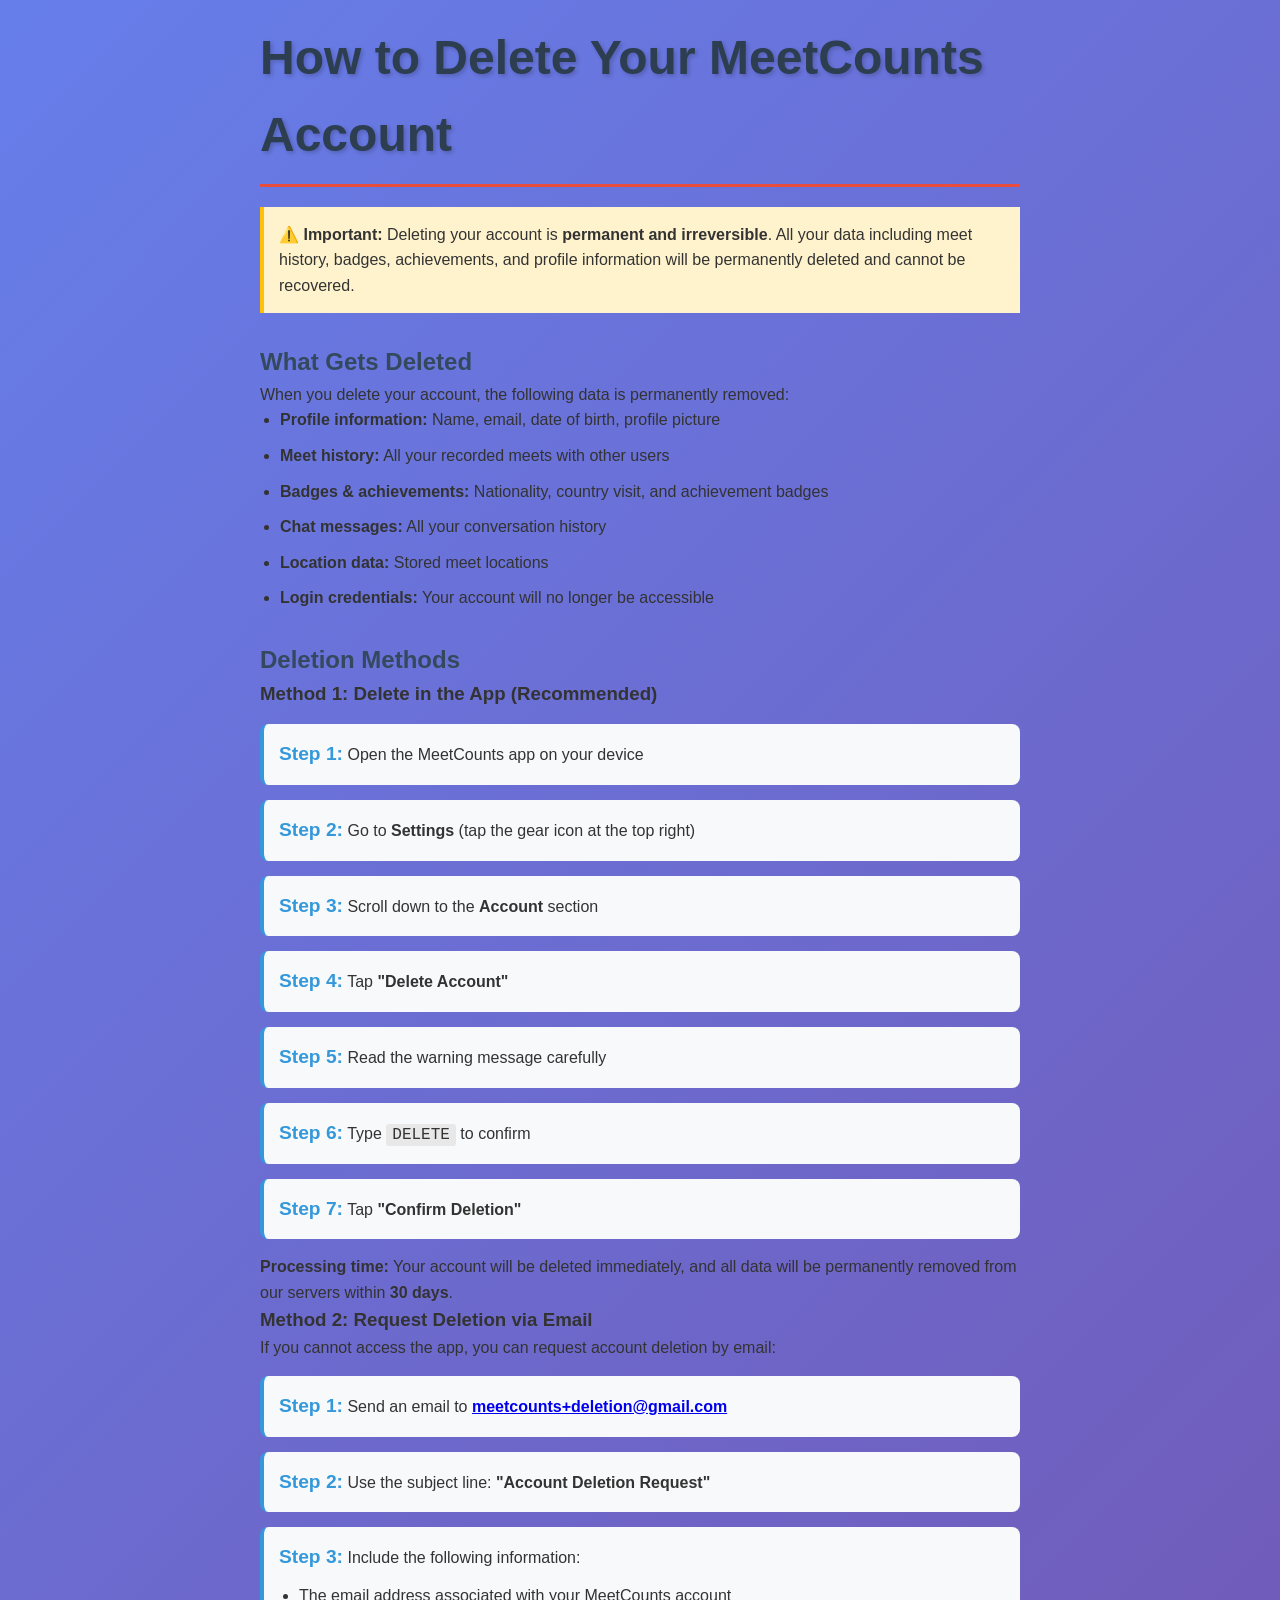
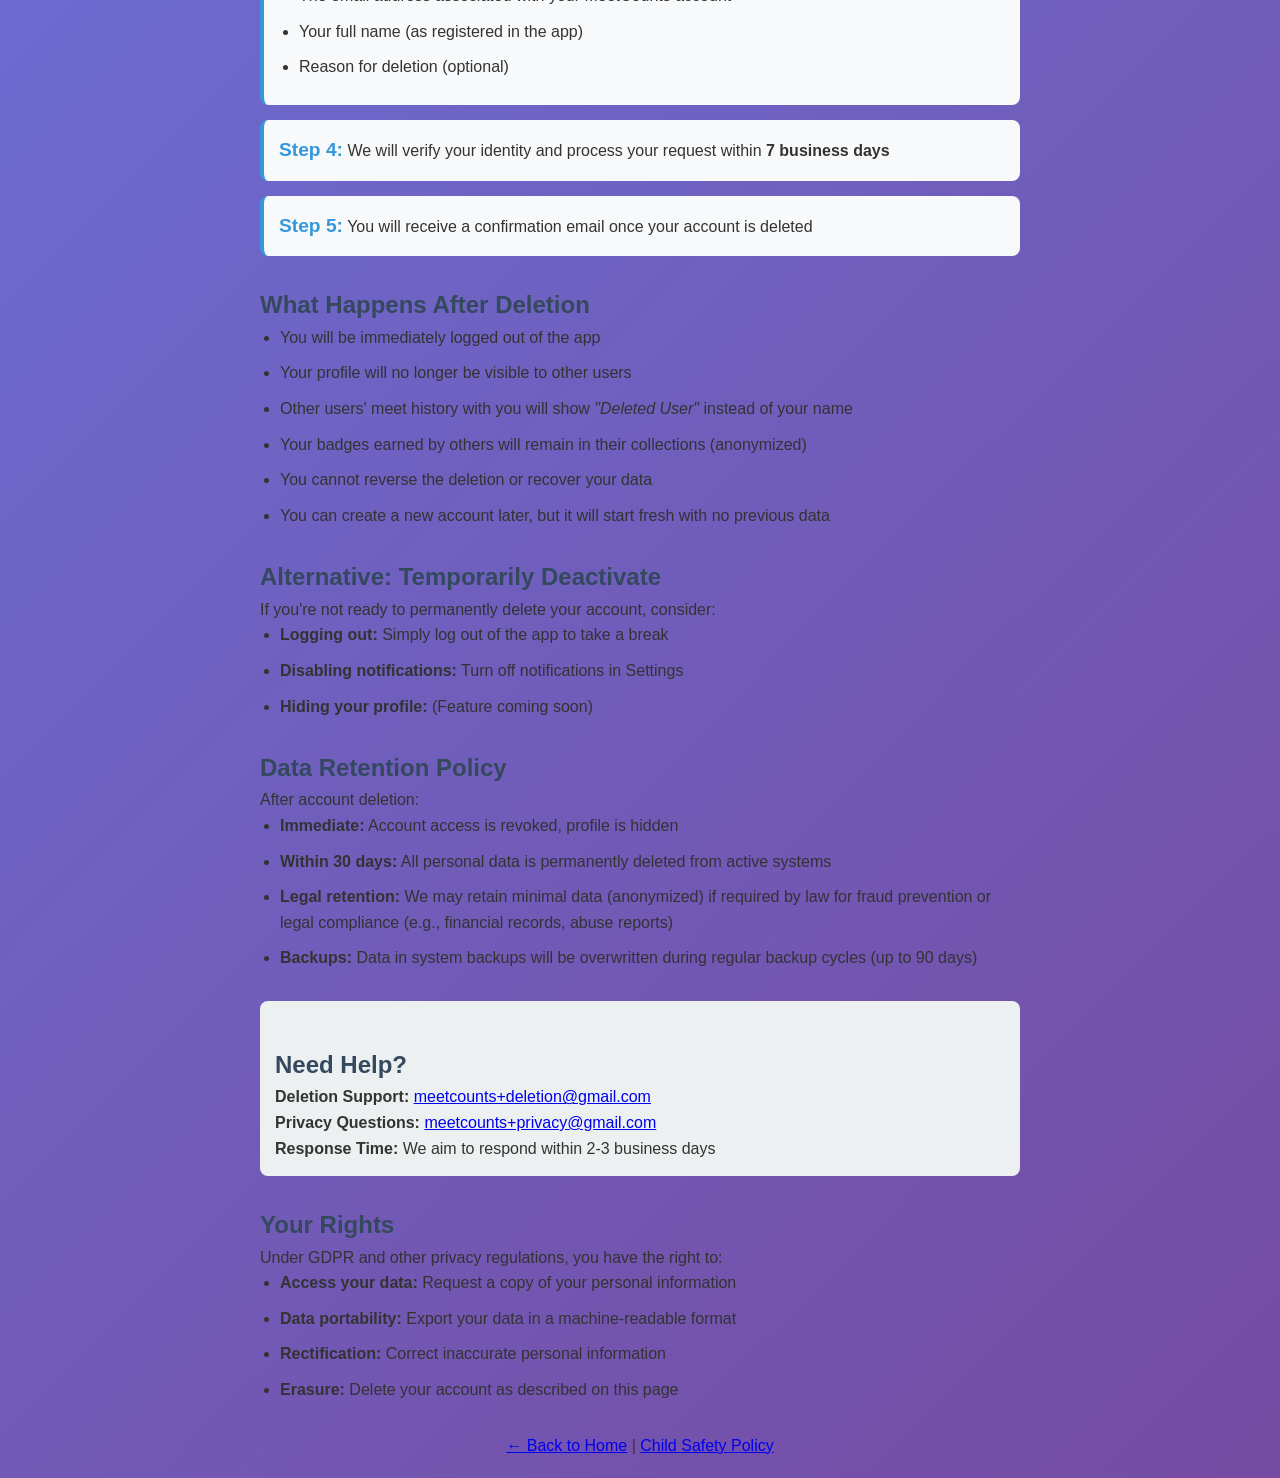
<file: account-deletion.html>
<!DOCTYPE html>
<html lang="en">
<head>
    <meta charset="UTF-8">
    <meta name="viewport" content="width=device-width, initial-scale=1.0">
    <title>Account Deletion - MeetCounts</title>
    <link rel="stylesheet" href="style.css">
    <style>
        body {
            font-family: -apple-system, BlinkMacSystemFont, 'Segoe UI', Roboto, Oxygen, Ubuntu, Cantarell, sans-serif;
            line-height: 1.6;
            color: #333;
            max-width: 800px;
            margin: 0 auto;
            padding: 20px;
        }
        h1 {
            color: #2c3e50;
            border-bottom: 3px solid #e74c3c;
            padding-bottom: 10px;
        }
        h2 {
            color: #34495e;
            margin-top: 30px;
        }
        .warning {
            background: #fff3cd;
            border-left: 4px solid #ffc107;
            padding: 15px;
            margin: 20px 0;
        }
        .step {
            background: #f8f9fa;
            padding: 15px;
            margin: 15px 0;
            border-radius: 8px;
            border-left: 4px solid #3498db;
        }
        .step-number {
            font-weight: bold;
            color: #3498db;
            font-size: 1.2em;
        }
        .contact {
            background: #ecf0f1;
            padding: 15px;
            border-radius: 8px;
            margin-top: 30px;
        }
        ul {
            padding-left: 20px;
        }
        li {
            margin-bottom: 10px;
        }
        code {
            background: #e8e8e8;
            padding: 2px 6px;
            border-radius: 3px;
            font-family: 'Courier New', monospace;
        }
    </style>
</head>
<body>
    <h1>How to Delete Your MeetCounts Account</h1>

    <div class="warning">
        <strong>⚠️ Important:</strong> Deleting your account is <strong>permanent and irreversible</strong>. All your data including meet history, badges, achievements, and profile information will be permanently deleted and cannot be recovered.
    </div>

    <h2>What Gets Deleted</h2>
    <p>When you delete your account, the following data is permanently removed:</p>
    <ul>
        <li><strong>Profile information:</strong> Name, email, date of birth, profile picture</li>
        <li><strong>Meet history:</strong> All your recorded meets with other users</li>
        <li><strong>Badges & achievements:</strong> Nationality, country visit, and achievement badges</li>
        <li><strong>Chat messages:</strong> All your conversation history</li>
        <li><strong>Location data:</strong> Stored meet locations</li>
        <li><strong>Login credentials:</strong> Your account will no longer be accessible</li>
    </ul>

    <h2>Deletion Methods</h2>

    <h3>Method 1: Delete in the App (Recommended)</h3>
    
    <div class="step">
        <span class="step-number">Step 1:</span> Open the MeetCounts app on your device
    </div>

    <div class="step">
        <span class="step-number">Step 2:</span> Go to <strong>Settings</strong> (tap the gear icon at the top right)
    </div>

    <div class="step">
        <span class="step-number">Step 3:</span> Scroll down to the <strong>Account</strong> section
    </div>

    <div class="step">
        <span class="step-number">Step 4:</span> Tap <strong>"Delete Account"</strong>
    </div>

    <div class="step">
        <span class="step-number">Step 5:</span> Read the warning message carefully
    </div>

    <div class="step">
        <span class="step-number">Step 6:</span> Type <code>DELETE</code> to confirm
    </div>

    <div class="step">
        <span class="step-number">Step 7:</span> Tap <strong>"Confirm Deletion"</strong>
    </div>

    <p><strong>Processing time:</strong> Your account will be deleted immediately, and all data will be permanently removed from our servers within <strong>30 days</strong>.</p>

    <h3>Method 2: Request Deletion via Email</h3>
    <p>If you cannot access the app, you can request account deletion by email:</p>

    <div class="step">
        <span class="step-number">Step 1:</span> Send an email to <strong><a href="mailto:meetcounts+deletion@gmail.com">meetcounts+deletion@gmail.com</a></strong>
    </div>

    <div class="step">
        <span class="step-number">Step 2:</span> Use the subject line: <strong>"Account Deletion Request"</strong>
    </div>

    <div class="step">
        <span class="step-number">Step 3:</span> Include the following information:
        <ul style="margin-top: 10px;">
            <li>The email address associated with your MeetCounts account</li>
            <li>Your full name (as registered in the app)</li>
            <li>Reason for deletion (optional)</li>
        </ul>
    </div>

    <div class="step">
        <span class="step-number">Step 4:</span> We will verify your identity and process your request within <strong>7 business days</strong>
    </div>

    <div class="step">
        <span class="step-number">Step 5:</span> You will receive a confirmation email once your account is deleted
    </div>

    <h2>What Happens After Deletion</h2>
    <ul>
        <li>You will be immediately logged out of the app</li>
        <li>Your profile will no longer be visible to other users</li>
        <li>Other users' meet history with you will show <em>"Deleted User"</em> instead of your name</li>
        <li>Your badges earned by others will remain in their collections (anonymized)</li>
        <li>You cannot reverse the deletion or recover your data</li>
        <li>You can create a new account later, but it will start fresh with no previous data</li>
    </ul>

    <h2>Alternative: Temporarily Deactivate</h2>
    <p>If you're not ready to permanently delete your account, consider:</p>
    <ul>
        <li><strong>Logging out:</strong> Simply log out of the app to take a break</li>
        <li><strong>Disabling notifications:</strong> Turn off notifications in Settings</li>
        <li><strong>Hiding your profile:</strong> (Feature coming soon)</li>
    </ul>

    <h2>Data Retention Policy</h2>
    <p>After account deletion:</p>
    <ul>
        <li><strong>Immediate:</strong> Account access is revoked, profile is hidden</li>
        <li><strong>Within 30 days:</strong> All personal data is permanently deleted from active systems</li>
        <li><strong>Legal retention:</strong> We may retain minimal data (anonymized) if required by law for fraud prevention or legal compliance (e.g., financial records, abuse reports)</li>
        <li><strong>Backups:</strong> Data in system backups will be overwritten during regular backup cycles (up to 90 days)</li>
    </ul>

    <div class="contact">
        <h2>Need Help?</h2>
        <p><strong>Deletion Support:</strong> <a href="mailto:meetcounts+deletion@gmail.com">meetcounts+deletion@gmail.com</a></p>
        <p><strong>Privacy Questions:</strong> <a href="mailto:meetcounts+privacy@gmail.com">meetcounts+privacy@gmail.com</a></p>
        <p><strong>Response Time:</strong> We aim to respond within 2-3 business days</p>
    </div>

    <h2>Your Rights</h2>
    <p>Under GDPR and other privacy regulations, you have the right to:</p>
    <ul>
        <li><strong>Access your data:</strong> Request a copy of your personal information</li>
        <li><strong>Data portability:</strong> Export your data in a machine-readable format</li>
        <li><strong>Rectification:</strong> Correct inaccurate personal information</li>
        <li><strong>Erasure:</strong> Delete your account as described on this page</li>
    </ul>

    <p style="margin-top: 30px; text-align: center;">
        <a href="index.html">← Back to Home</a> | 
        <a href="child-safety-policy.html">Child Safety Policy</a>
    </p>
</body>
</html>
</file>
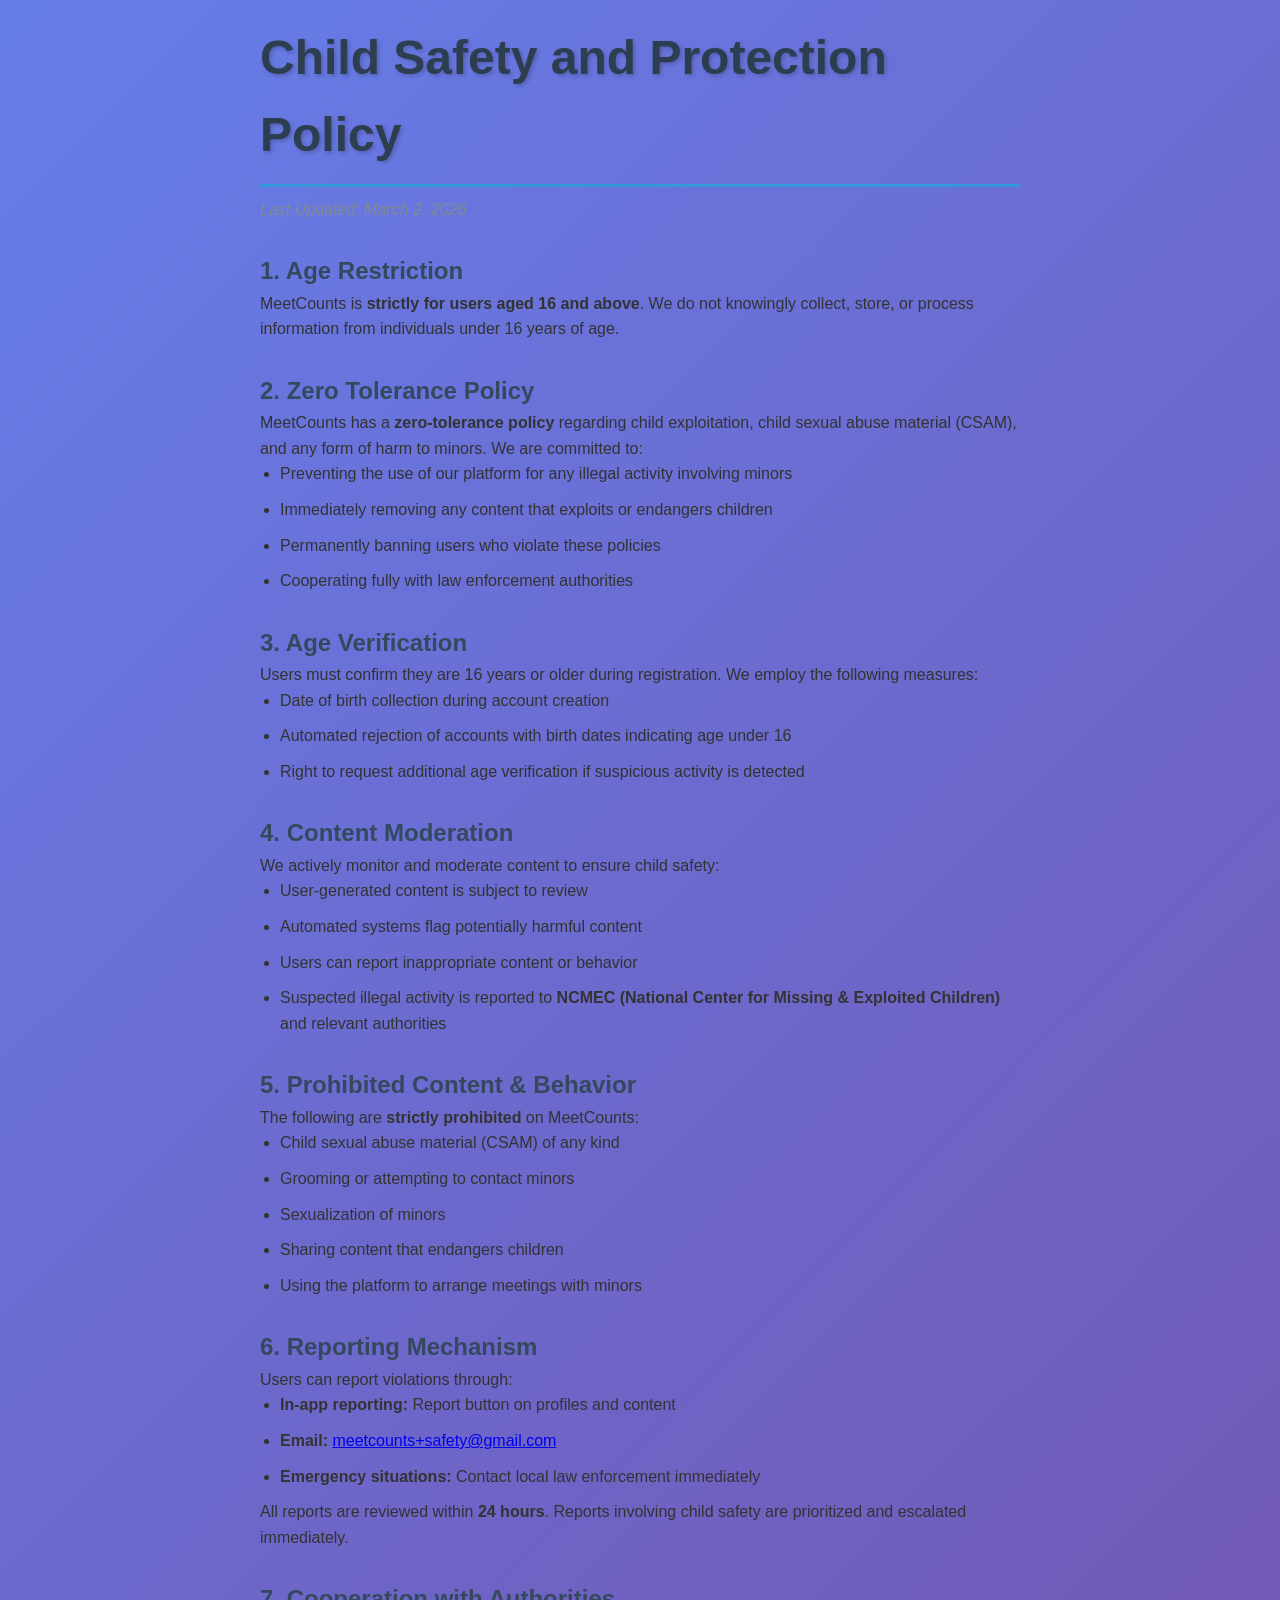
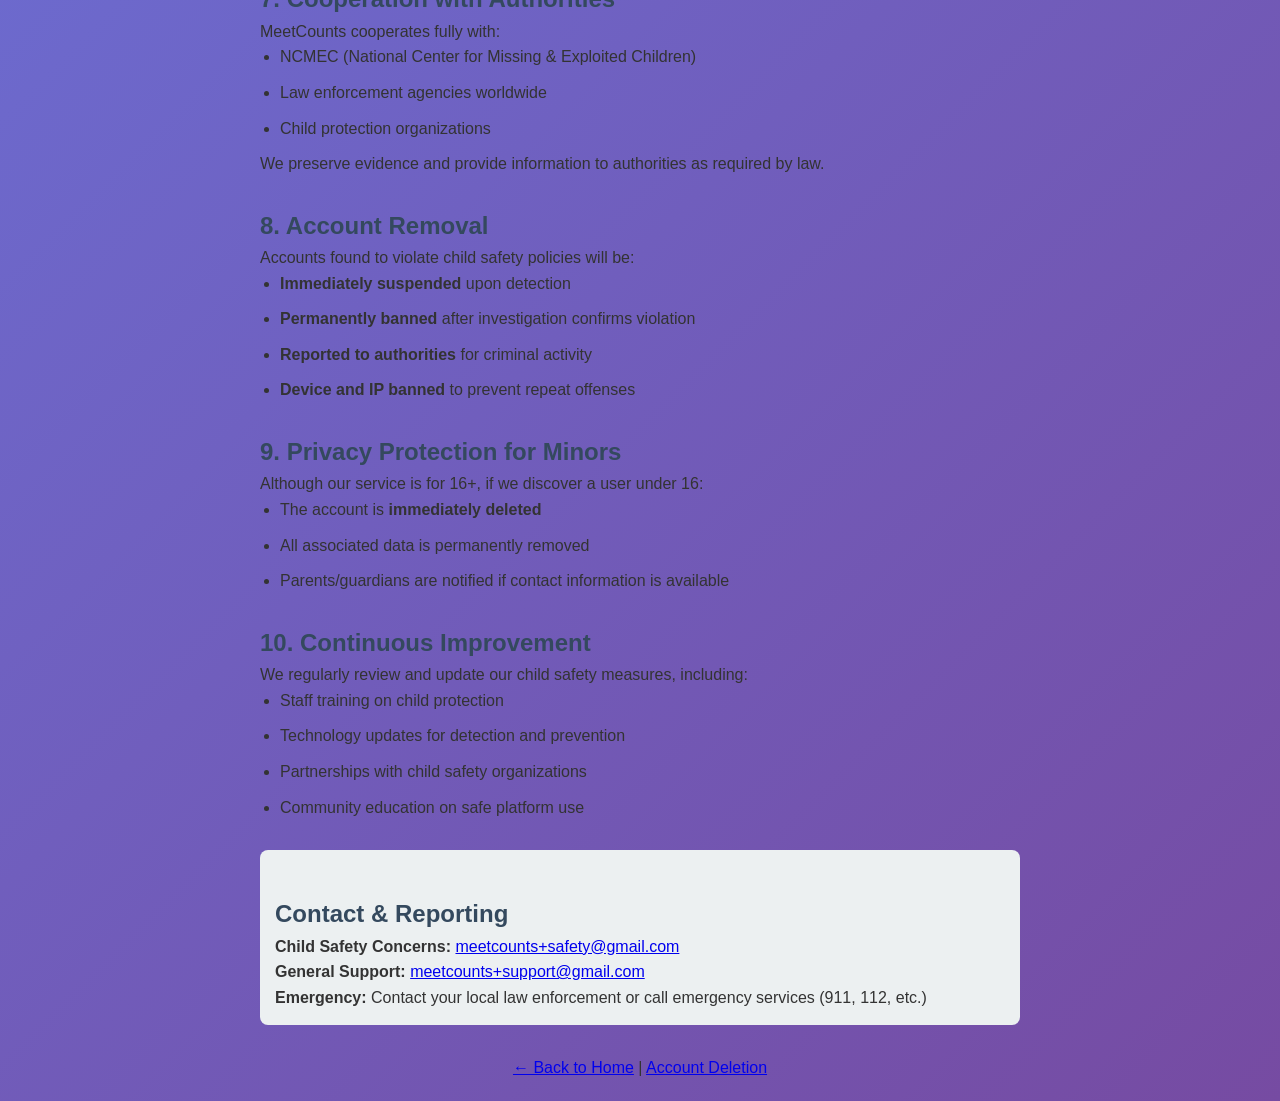
<file: child-safety-policy.html>
<!DOCTYPE html>
<html lang="en">
<head>
    <meta charset="UTF-8">
    <meta name="viewport" content="width=device-width, initial-scale=1.0">
    <title>Child Safety Policy - MeetCounts</title>
    <link rel="stylesheet" href="style.css">
    <style>
        body {
            font-family: -apple-system, BlinkMacSystemFont, 'Segoe UI', Roboto, Oxygen, Ubuntu, Cantarell, sans-serif;
            line-height: 1.6;
            color: #333;
            max-width: 800px;
            margin: 0 auto;
            padding: 20px;
        }
        h1 {
            color: #2c3e50;
            border-bottom: 3px solid #3498db;
            padding-bottom: 10px;
        }
        h2 {
            color: #34495e;
            margin-top: 30px;
        }
        .last-updated {
            color: #7f8c8d;
            font-style: italic;
        }
        .contact {
            background: #ecf0f1;
            padding: 15px;
            border-radius: 8px;
            margin-top: 30px;
        }
        ul {
            padding-left: 20px;
        }
        li {
            margin-bottom: 10px;
        }
    </style>
</head>
<body>
    <h1>Child Safety and Protection Policy</h1>
    <p class="last-updated">Last Updated: March 2, 2026</p>

    <h2>1. Age Restriction</h2>
    <p>MeetCounts is <strong>strictly for users aged 16 and above</strong>. We do not knowingly collect, store, or process information from individuals under 16 years of age.</p>

    <h2>2. Zero Tolerance Policy</h2>
    <p>MeetCounts has a <strong>zero-tolerance policy</strong> regarding child exploitation, child sexual abuse material (CSAM), and any form of harm to minors. We are committed to:</p>
    <ul>
        <li>Preventing the use of our platform for any illegal activity involving minors</li>
        <li>Immediately removing any content that exploits or endangers children</li>
        <li>Permanently banning users who violate these policies</li>
        <li>Cooperating fully with law enforcement authorities</li>
    </ul>

    <h2>3. Age Verification</h2>
    <p>Users must confirm they are 16 years or older during registration. We employ the following measures:</p>
    <ul>
        <li>Date of birth collection during account creation</li>
        <li>Automated rejection of accounts with birth dates indicating age under 16</li>
        <li>Right to request additional age verification if suspicious activity is detected</li>
    </ul>

    <h2>4. Content Moderation</h2>
    <p>We actively monitor and moderate content to ensure child safety:</p>
    <ul>
        <li>User-generated content is subject to review</li>
        <li>Automated systems flag potentially harmful content</li>
        <li>Users can report inappropriate content or behavior</li>
        <li>Suspected illegal activity is reported to <strong>NCMEC (National Center for Missing & Exploited Children)</strong> and relevant authorities</li>
    </ul>

    <h2>5. Prohibited Content & Behavior</h2>
    <p>The following are <strong>strictly prohibited</strong> on MeetCounts:</p>
    <ul>
        <li>Child sexual abuse material (CSAM) of any kind</li>
        <li>Grooming or attempting to contact minors</li>
        <li>Sexualization of minors</li>
        <li>Sharing content that endangers children</li>
        <li>Using the platform to arrange meetings with minors</li>
    </ul>

    <h2>6. Reporting Mechanism</h2>
    <p>Users can report violations through:</p>
    <ul>
        <li><strong>In-app reporting:</strong> Report button on profiles and content</li>
        <li><strong>Email:</strong> <a href="mailto:meetcounts+safety@gmail.com">meetcounts+safety@gmail.com</a></li>
        <li><strong>Emergency situations:</strong> Contact local law enforcement immediately</li>
    </ul>
    <p>All reports are reviewed within <strong>24 hours</strong>. Reports involving child safety are prioritized and escalated immediately.</p>

    <h2>7. Cooperation with Authorities</h2>
    <p>MeetCounts cooperates fully with:</p>
    <ul>
        <li>NCMEC (National Center for Missing & Exploited Children)</li>
        <li>Law enforcement agencies worldwide</li>
        <li>Child protection organizations</li>
    </ul>
    <p>We preserve evidence and provide information to authorities as required by law.</p>

    <h2>8. Account Removal</h2>
    <p>Accounts found to violate child safety policies will be:</p>
    <ul>
        <li><strong>Immediately suspended</strong> upon detection</li>
        <li><strong>Permanently banned</strong> after investigation confirms violation</li>
        <li><strong>Reported to authorities</strong> for criminal activity</li>
        <li><strong>Device and IP banned</strong> to prevent repeat offenses</li>
    </ul>

    <h2>9. Privacy Protection for Minors</h2>
    <p>Although our service is for 16+, if we discover a user under 16:</p>
    <ul>
        <li>The account is <strong>immediately deleted</strong></li>
        <li>All associated data is permanently removed</li>
        <li>Parents/guardians are notified if contact information is available</li>
    </ul>

    <h2>10. Continuous Improvement</h2>
    <p>We regularly review and update our child safety measures, including:</p>
    <ul>
        <li>Staff training on child protection</li>
        <li>Technology updates for detection and prevention</li>
        <li>Partnerships with child safety organizations</li>
        <li>Community education on safe platform use</li>
    </ul>

    <div class="contact">
        <h2>Contact & Reporting</h2>
        <p><strong>Child Safety Concerns:</strong> <a href="mailto:meetcounts+safety@gmail.com">meetcounts+safety@gmail.com</a></p>
        <p><strong>General Support:</strong> <a href="mailto:meetcounts+support@gmail.com">meetcounts+support@gmail.com</a></p>
        <p><strong>Emergency:</strong> Contact your local law enforcement or call emergency services (911, 112, etc.)</p>
    </div>

    <p style="margin-top: 30px; text-align: center;">
        <a href="index.html">← Back to Home</a> | 
        <a href="account-deletion.html">Account Deletion</a>
    </p>
</body>
</html>
</file>
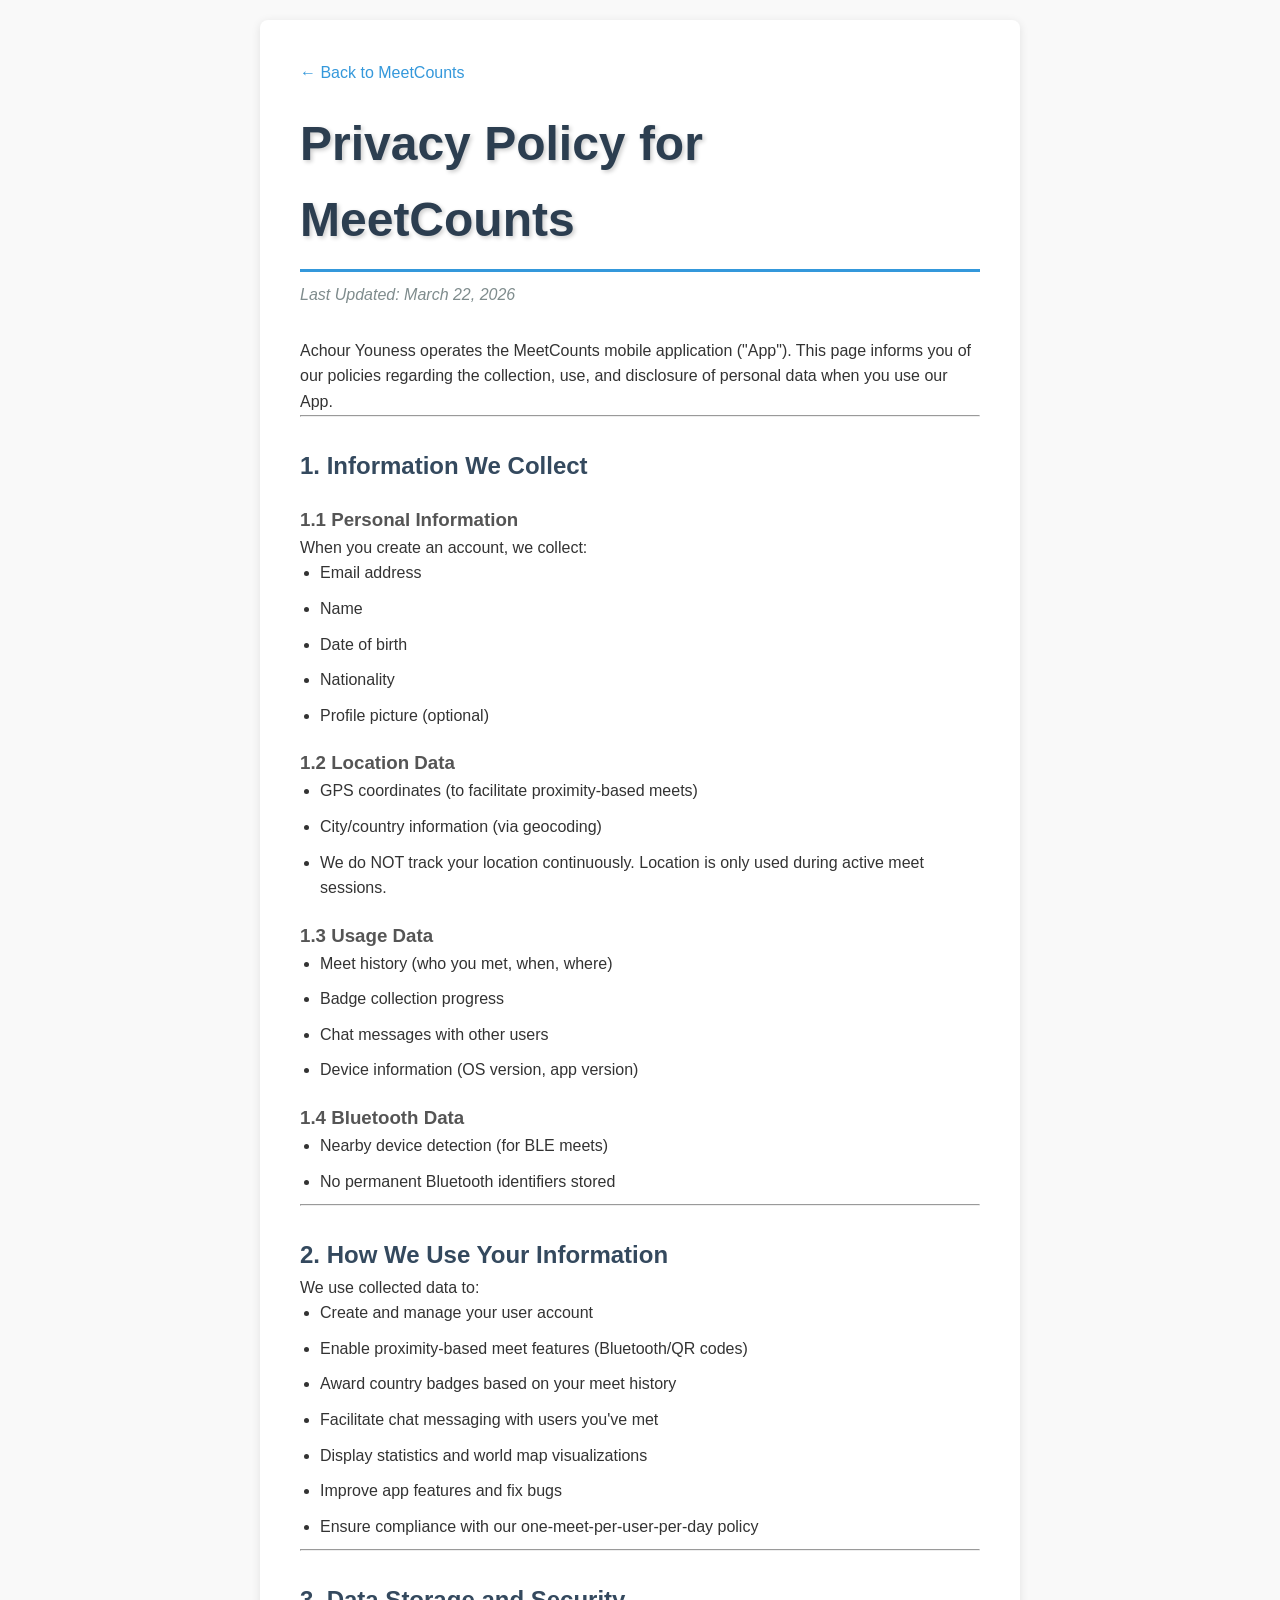
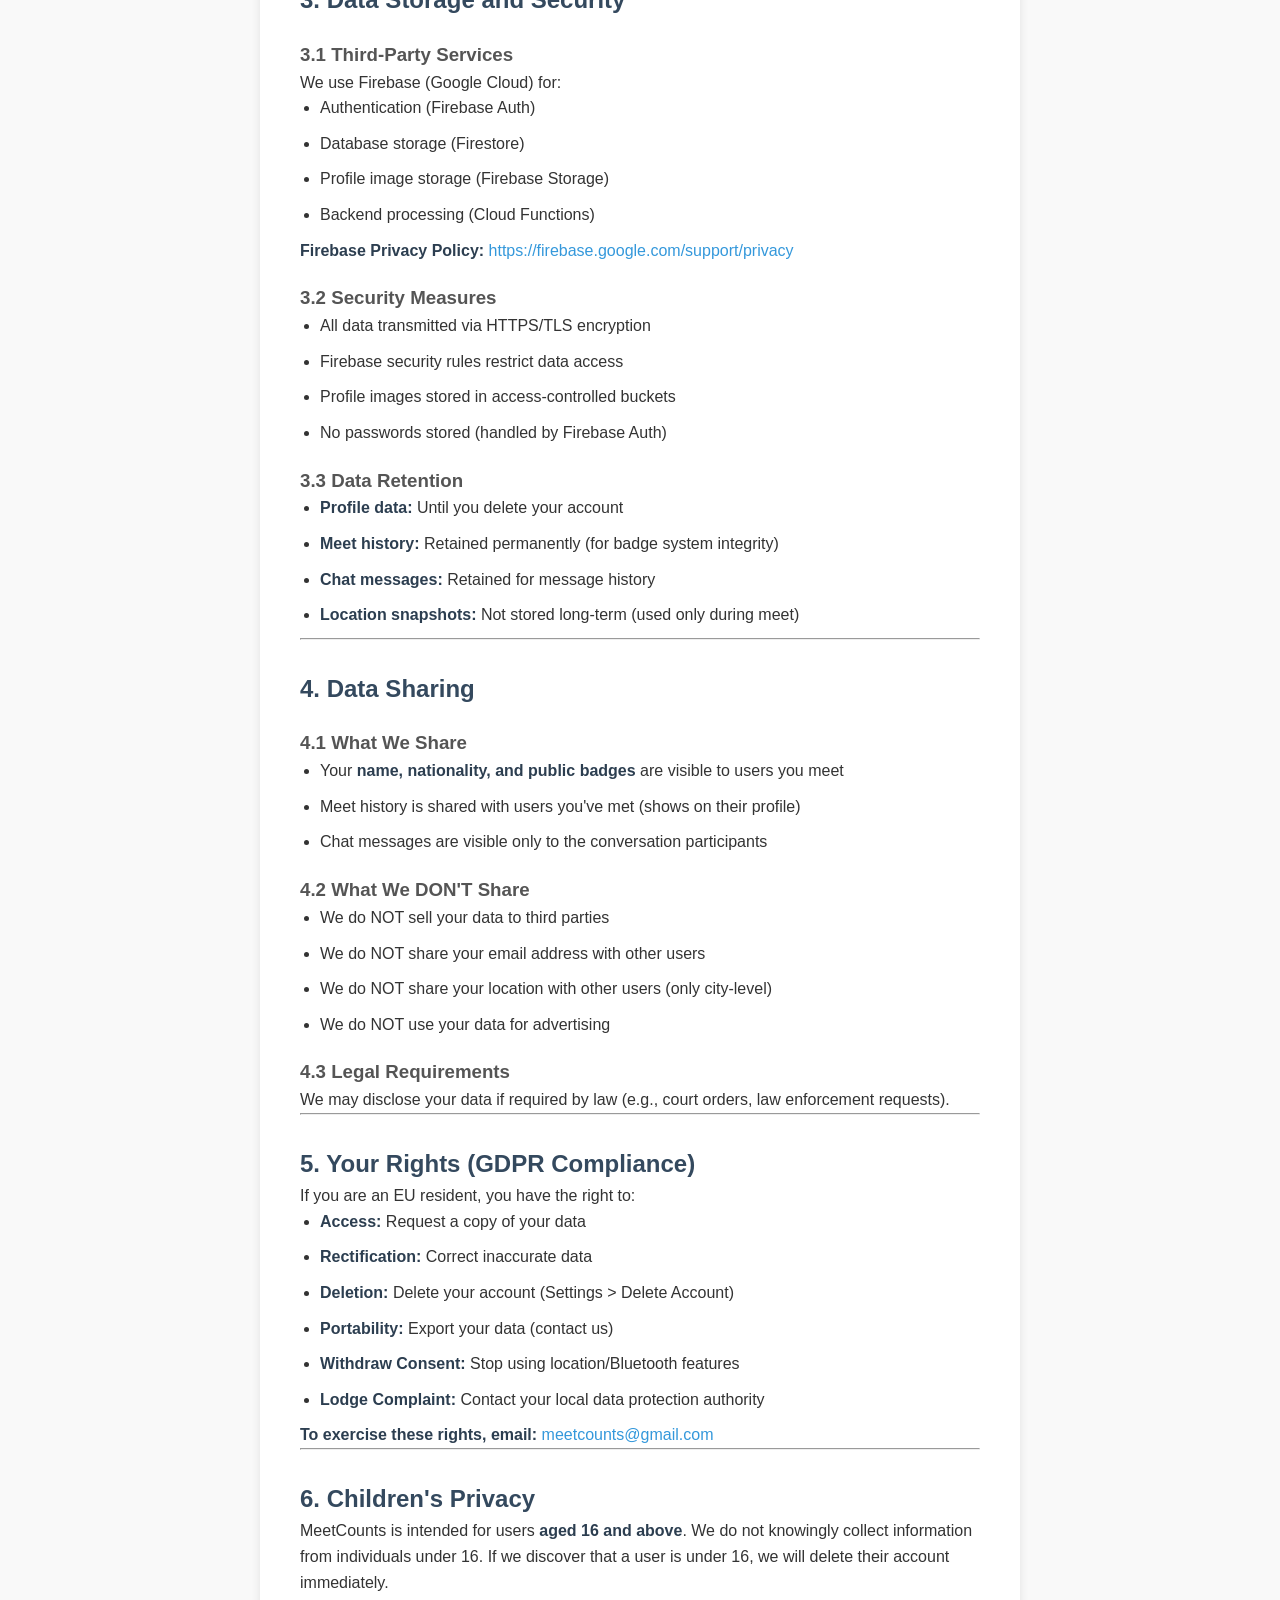
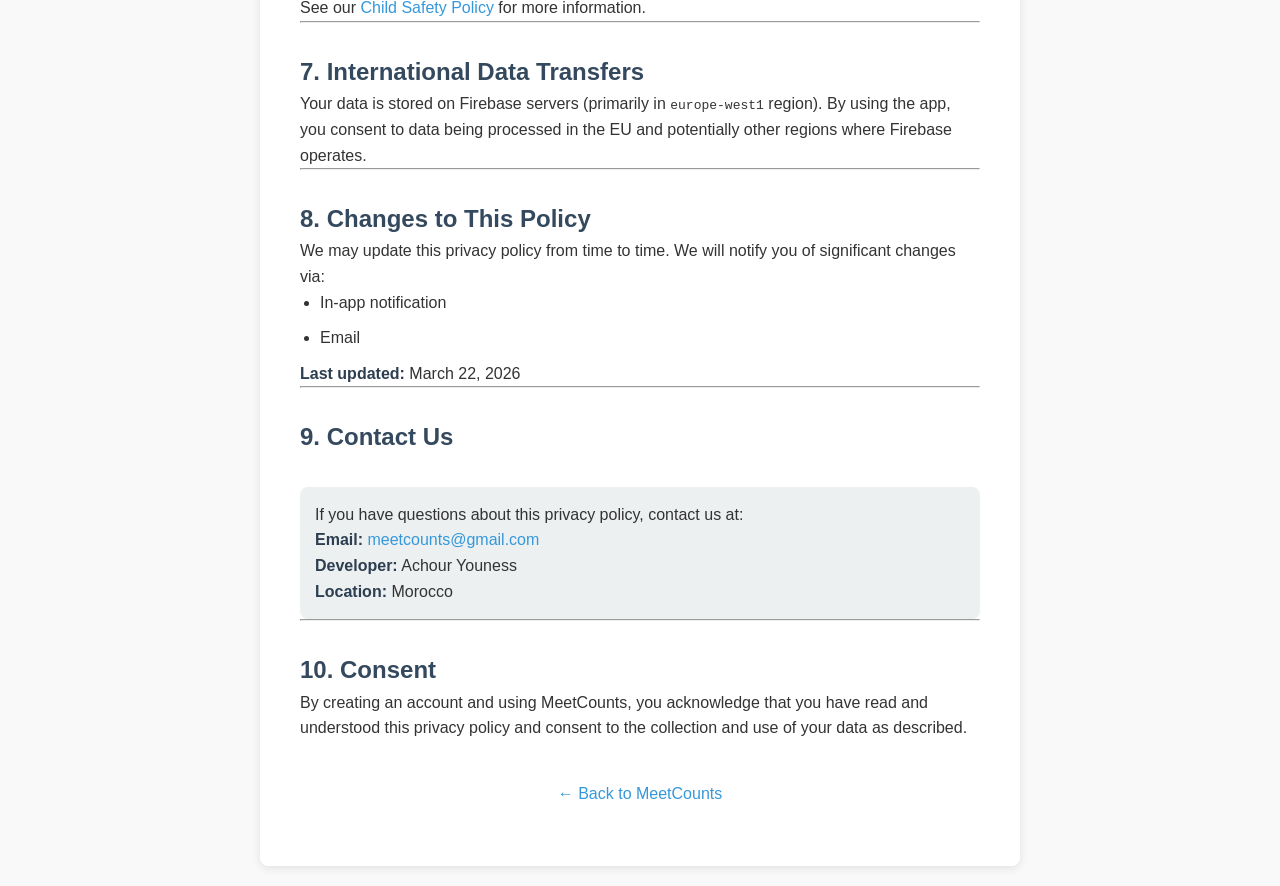
<file: privacy.html>
<!DOCTYPE html>
<html lang="en">
<head>
    <meta charset="UTF-8">
    <meta name="viewport" content="width=device-width, initial-scale=1.0">
    <title>Privacy Policy - MeetCounts</title>
    <link rel="stylesheet" href="style.css">
    <style>
        body {
            font-family: -apple-system, BlinkMacSystemFont, 'Segoe UI', Roboto, Oxygen, Ubuntu, Cantarell, sans-serif;
            line-height: 1.6;
            color: #333;
            max-width: 800px;
            margin: 0 auto;
            padding: 20px;
            background: #f9f9f9;
        }
        .container {
            background: white;
            padding: 40px;
            border-radius: 8px;
            box-shadow: 0 2px 10px rgba(0,0,0,0.1);
        }
        h1 {
            color: #2c3e50;
            border-bottom: 3px solid #3498db;
            padding-bottom: 10px;
        }
        h2 {
            color: #34495e;
            margin-top: 30px;
        }
        h3 {
            color: #555;
            margin-top: 20px;
        }
        .last-updated {
            color: #7f8c8d;
            font-style: italic;
            margin-bottom: 30px;
        }
        .contact {
            background: #ecf0f1;
            padding: 15px;
            border-radius: 8px;
            margin-top: 30px;
        }
        ul {
            padding-left: 20px;
        }
        li {
            margin-bottom: 10px;
        }
        a {
            color: #3498db;
            text-decoration: none;
        }
        a:hover {
            text-decoration: underline;
        }
        .back-link {
            display: inline-block;
            margin-bottom: 20px;
            color: #3498db;
        }
        strong {
            color: #2c3e50;
        }
    </style>
</head>
<body>
    <div class="container">
        <a href="index.html" class="back-link">← Back to MeetCounts</a>
        
        <h1>Privacy Policy for MeetCounts</h1>
        <p class="last-updated">Last Updated: March 22, 2026</p>

        <p>Achour Youness operates the MeetCounts mobile application ("App"). This page informs you of our policies regarding the collection, use, and disclosure of personal data when you use our App.</p>

        <hr>

        <h2>1. Information We Collect</h2>

        <h3>1.1 Personal Information</h3>
        <p>When you create an account, we collect:</p>
        <ul>
            <li>Email address</li>
            <li>Name</li>
            <li>Date of birth</li>
            <li>Nationality</li>
            <li>Profile picture (optional)</li>
        </ul>

        <h3>1.2 Location Data</h3>
        <ul>
            <li>GPS coordinates (to facilitate proximity-based meets)</li>
            <li>City/country information (via geocoding)</li>
            <li>We do NOT track your location continuously. Location is only used during active meet sessions.</li>
        </ul>

        <h3>1.3 Usage Data</h3>
        <ul>
            <li>Meet history (who you met, when, where)</li>
            <li>Badge collection progress</li>
            <li>Chat messages with other users</li>
            <li>Device information (OS version, app version)</li>
        </ul>

        <h3>1.4 Bluetooth Data</h3>
        <ul>
            <li>Nearby device detection (for BLE meets)</li>
            <li>No permanent Bluetooth identifiers stored</li>
        </ul>

        <hr>

        <h2>2. How We Use Your Information</h2>
        <p>We use collected data to:</p>
        <ul>
            <li>Create and manage your user account</li>
            <li>Enable proximity-based meet features (Bluetooth/QR codes)</li>
            <li>Award country badges based on your meet history</li>
            <li>Facilitate chat messaging with users you've met</li>
            <li>Display statistics and world map visualizations</li>
            <li>Improve app features and fix bugs</li>
            <li>Ensure compliance with our one-meet-per-user-per-day policy</li>
        </ul>

        <hr>

        <h2>3. Data Storage and Security</h2>

        <h3>3.1 Third-Party Services</h3>
        <p>We use Firebase (Google Cloud) for:</p>
        <ul>
            <li>Authentication (Firebase Auth)</li>
            <li>Database storage (Firestore)</li>
            <li>Profile image storage (Firebase Storage)</li>
            <li>Backend processing (Cloud Functions)</li>
        </ul>
        <p><strong>Firebase Privacy Policy:</strong> <a href="https://firebase.google.com/support/privacy" target="_blank">https://firebase.google.com/support/privacy</a></p>

        <h3>3.2 Security Measures</h3>
        <ul>
            <li>All data transmitted via HTTPS/TLS encryption</li>
            <li>Firebase security rules restrict data access</li>
            <li>Profile images stored in access-controlled buckets</li>
            <li>No passwords stored (handled by Firebase Auth)</li>
        </ul>

        <h3>3.3 Data Retention</h3>
        <ul>
            <li><strong>Profile data:</strong> Until you delete your account</li>
            <li><strong>Meet history:</strong> Retained permanently (for badge system integrity)</li>
            <li><strong>Chat messages:</strong> Retained for message history</li>
            <li><strong>Location snapshots:</strong> Not stored long-term (used only during meet)</li>
        </ul>

        <hr>

        <h2>4. Data Sharing</h2>

        <h3>4.1 What We Share</h3>
        <ul>
            <li>Your <strong>name, nationality, and public badges</strong> are visible to users you meet</li>
            <li>Meet history is shared with users you've met (shows on their profile)</li>
            <li>Chat messages are visible only to the conversation participants</li>
        </ul>

        <h3>4.2 What We DON'T Share</h3>
        <ul>
            <li>We do NOT sell your data to third parties</li>
            <li>We do NOT share your email address with other users</li>
            <li>We do NOT share your location with other users (only city-level)</li>
            <li>We do NOT use your data for advertising</li>
        </ul>

        <h3>4.3 Legal Requirements</h3>
        <p>We may disclose your data if required by law (e.g., court orders, law enforcement requests).</p>

        <hr>

        <h2>5. Your Rights (GDPR Compliance)</h2>
        <p>If you are an EU resident, you have the right to:</p>
        <ul>
            <li><strong>Access:</strong> Request a copy of your data</li>
            <li><strong>Rectification:</strong> Correct inaccurate data</li>
            <li><strong>Deletion:</strong> Delete your account (Settings > Delete Account)</li>
            <li><strong>Portability:</strong> Export your data (contact us)</li>
            <li><strong>Withdraw Consent:</strong> Stop using location/Bluetooth features</li>
            <li><strong>Lodge Complaint:</strong> Contact your local data protection authority</li>
        </ul>
        <p><strong>To exercise these rights, email:</strong> <a href="mailto:meetcounts@gmail.com">meetcounts@gmail.com</a></p>

        <hr>

        <h2>6. Children's Privacy</h2>
        <p>MeetCounts is intended for users <strong>aged 16 and above</strong>. We do not knowingly collect information from individuals under 16. If we discover that a user is under 16, we will delete their account immediately.</p>
        <p>See our <a href="child-safety-policy.html">Child Safety Policy</a> for more information.</p>

        <hr>

        <h2>7. International Data Transfers</h2>
        <p>Your data is stored on Firebase servers (primarily in <code>europe-west1</code> region). By using the app, you consent to data being processed in the EU and potentially other regions where Firebase operates.</p>

        <hr>

        <h2>8. Changes to This Policy</h2>
        <p>We may update this privacy policy from time to time. We will notify you of significant changes via:</p>
        <ul>
            <li>In-app notification</li>
            <li>Email</li>
        </ul>
        <p><strong>Last updated:</strong> March 22, 2026</p>

        <hr>

        <h2>9. Contact Us</h2>
        <div class="contact">
            <p>If you have questions about this privacy policy, contact us at:</p>
            <p><strong>Email:</strong> <a href="mailto:meetcounts@gmail.com">meetcounts@gmail.com</a></p>
            <p><strong>Developer:</strong> Achour Youness</p>
            <p><strong>Location:</strong> Morocco</p>
        </div>

        <hr>

        <h2>10. Consent</h2>
        <p>By creating an account and using MeetCounts, you acknowledge that you have read and understood this privacy policy and consent to the collection and use of your data as described.</p>

        <div style="margin-top: 40px; text-align: center;">
            <a href="index.html" class="back-link">← Back to MeetCounts</a>
        </div>
    </div>
</body>
</html>
</file>
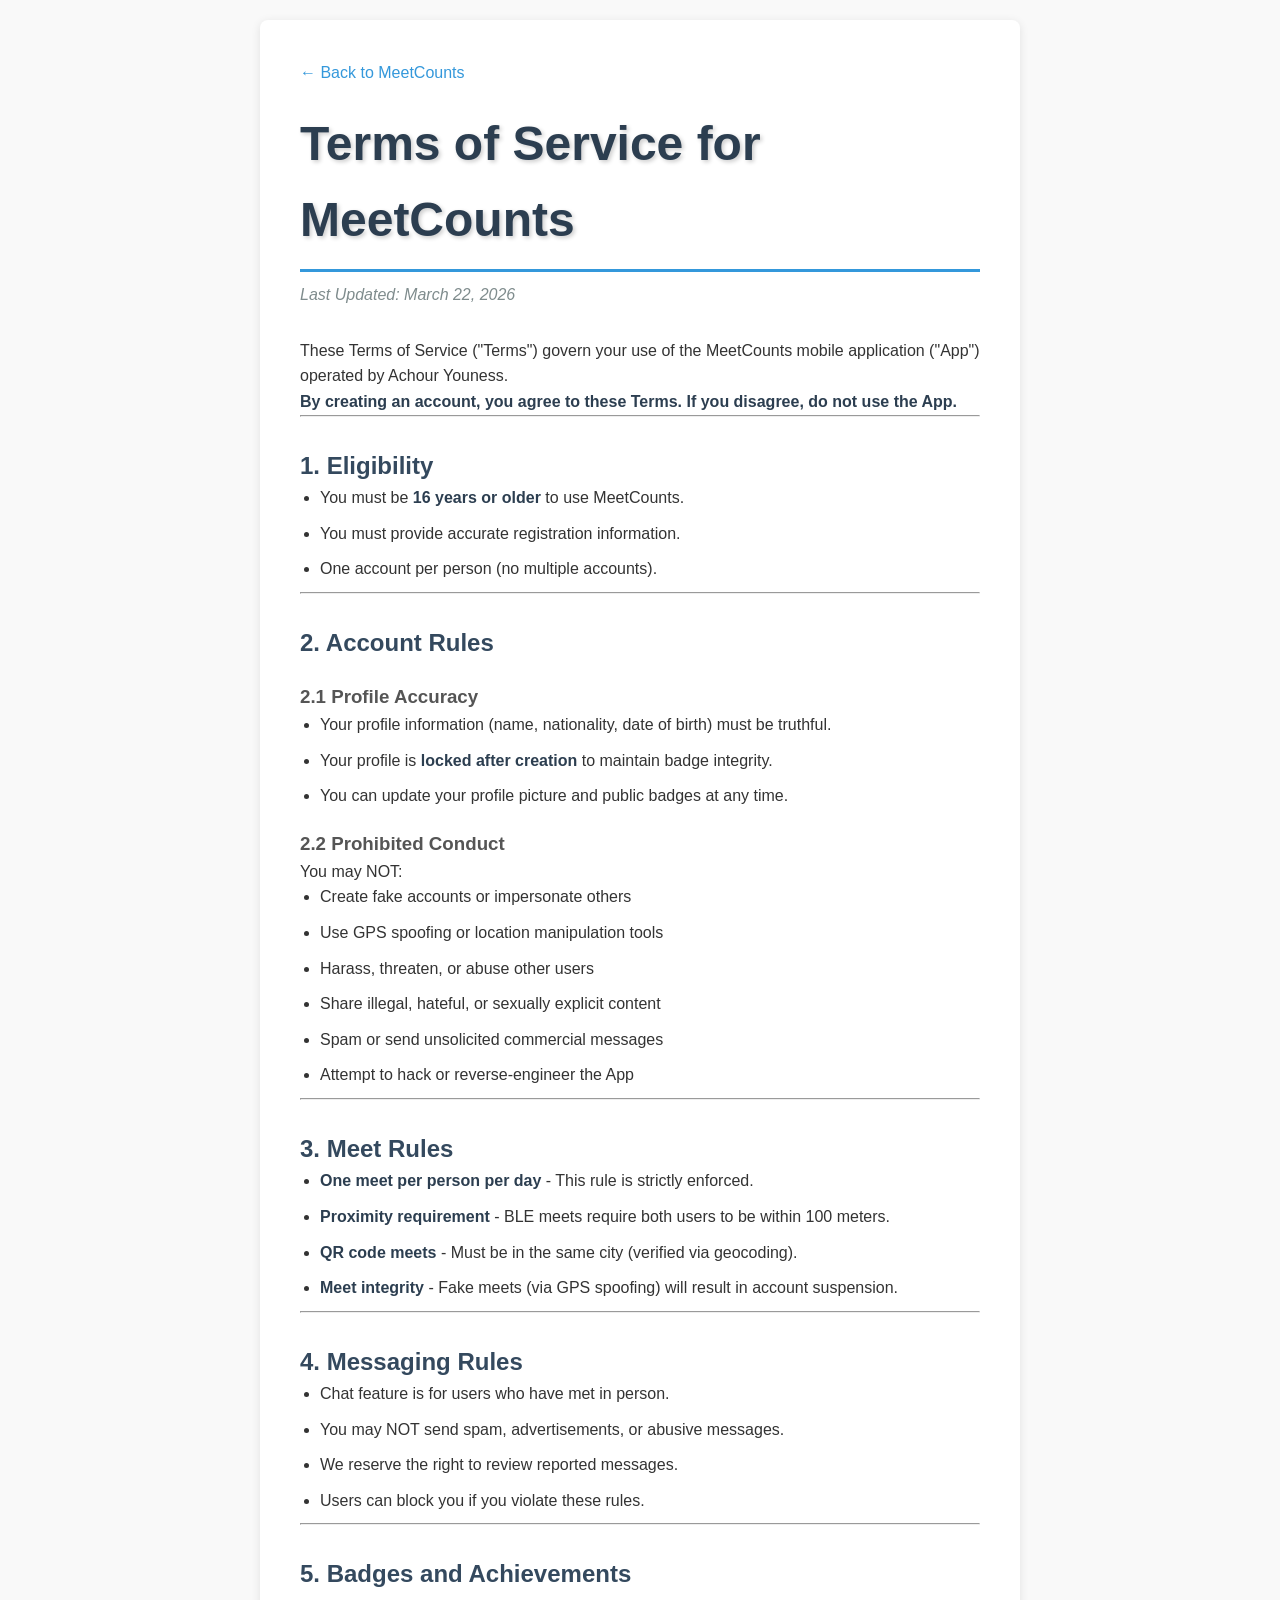
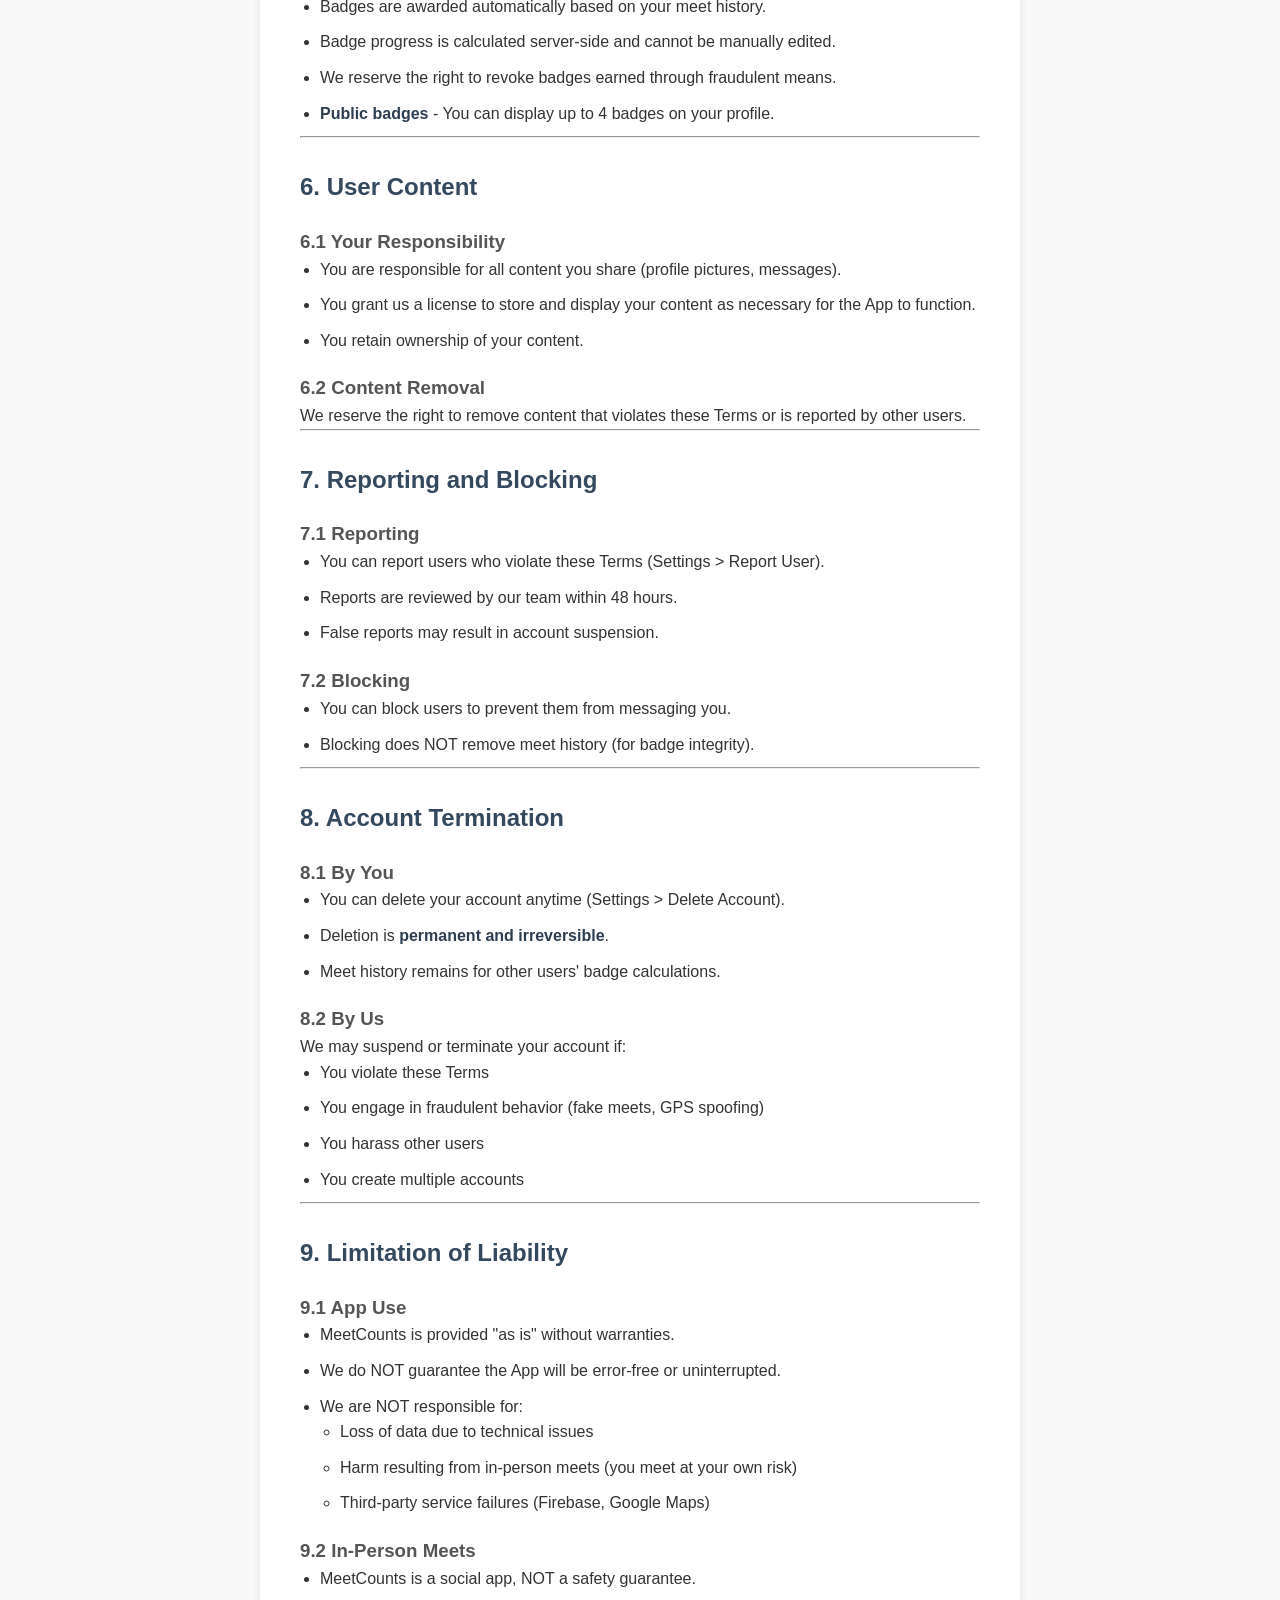
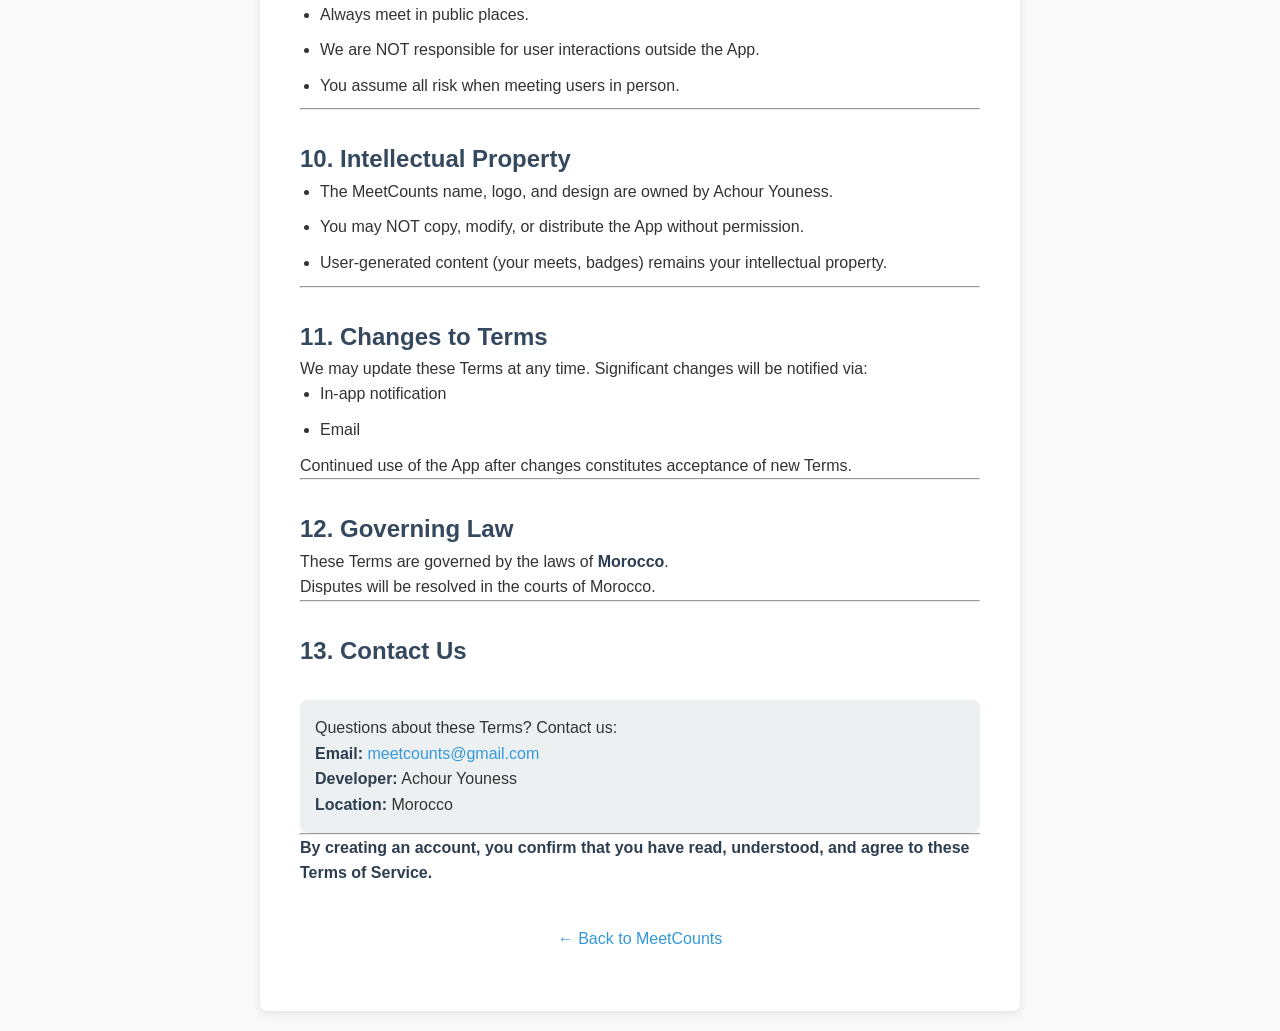
<file: terms.html>
<!DOCTYPE html>
<html lang="en">
<head>
    <meta charset="UTF-8">
    <meta name="viewport" content="width=device-width, initial-scale=1.0">
    <title>Terms of Service - MeetCounts</title>
    <link rel="stylesheet" href="style.css">
    <style>
        body {
            font-family: -apple-system, BlinkMacSystemFont, 'Segoe UI', Roboto, Oxygen, Ubuntu, Cantarell, sans-serif;
            line-height: 1.6;
            color: #333;
            max-width: 800px;
            margin: 0 auto;
            padding: 20px;
            background: #f9f9f9;
        }
        .container {
            background: white;
            padding: 40px;
            border-radius: 8px;
            box-shadow: 0 2px 10px rgba(0,0,0,0.1);
        }
        h1 {
            color: #2c3e50;
            border-bottom: 3px solid #3498db;
            padding-bottom: 10px;
        }
        h2 {
            color: #34495e;
            margin-top: 30px;
        }
        h3 {
            color: #555;
            margin-top: 20px;
        }
        .last-updated {
            color: #7f8c8d;
            font-style: italic;
            margin-bottom: 30px;
        }
        .contact {
            background: #ecf0f1;
            padding: 15px;
            border-radius: 8px;
            margin-top: 30px;
        }
        ul {
            padding-left: 20px;
        }
        li {
            margin-bottom: 10px;
        }
        a {
            color: #3498db;
            text-decoration: none;
        }
        a:hover {
            text-decoration: underline;
        }
        .back-link {
            display: inline-block;
            margin-bottom: 20px;
            color: #3498db;
        }
        strong {
            color: #2c3e50;
        }
        code {
            background: #f5f5f5;
            padding: 2px 6px;
            border-radius: 3px;
            font-family: monospace;
        }
    </style>
</head>
<body>
    <div class="container">
        <a href="index.html" class="back-link">← Back to MeetCounts</a>
        
        <h1>Terms of Service for MeetCounts</h1>
        <p class="last-updated">Last Updated: March 22, 2026</p>

        <p>These Terms of Service ("Terms") govern your use of the MeetCounts mobile application ("App") operated by Achour Youness.</p>
        <p><strong>By creating an account, you agree to these Terms. If you disagree, do not use the App.</strong></p>

        <hr>

        <h2>1. Eligibility</h2>
        <ul>
            <li>You must be <strong>16 years or older</strong> to use MeetCounts.</li>
            <li>You must provide accurate registration information.</li>
            <li>One account per person (no multiple accounts).</li>
        </ul>

        <hr>

        <h2>2. Account Rules</h2>

        <h3>2.1 Profile Accuracy</h3>
        <ul>
            <li>Your profile information (name, nationality, date of birth) must be truthful.</li>
            <li>Your profile is <strong>locked after creation</strong> to maintain badge integrity.</li>
            <li>You can update your profile picture and public badges at any time.</li>
        </ul>

        <h3>2.2 Prohibited Conduct</h3>
        <p>You may NOT:</p>
        <ul>
            <li>Create fake accounts or impersonate others</li>
            <li>Use GPS spoofing or location manipulation tools</li>
            <li>Harass, threaten, or abuse other users</li>
            <li>Share illegal, hateful, or sexually explicit content</li>
            <li>Spam or send unsolicited commercial messages</li>
            <li>Attempt to hack or reverse-engineer the App</li>
        </ul>

        <hr>

        <h2>3. Meet Rules</h2>
        <ul>
            <li><strong>One meet per person per day</strong> - This rule is strictly enforced.</li>
            <li><strong>Proximity requirement</strong> - BLE meets require both users to be within 100 meters.</li>
            <li><strong>QR code meets</strong> - Must be in the same city (verified via geocoding).</li>
            <li><strong>Meet integrity</strong> - Fake meets (via GPS spoofing) will result in account suspension.</li>
        </ul>

        <hr>

        <h2>4. Messaging Rules</h2>
        <ul>
            <li>Chat feature is for users who have met in person.</li>
            <li>You may NOT send spam, advertisements, or abusive messages.</li>
            <li>We reserve the right to review reported messages.</li>
            <li>Users can block you if you violate these rules.</li>
        </ul>

        <hr>

        <h2>5. Badges and Achievements</h2>
        <ul>
            <li>Badges are awarded automatically based on your meet history.</li>
            <li>Badge progress is calculated server-side and cannot be manually edited.</li>
            <li>We reserve the right to revoke badges earned through fraudulent means.</li>
            <li><strong>Public badges</strong> - You can display up to 4 badges on your profile.</li>
        </ul>

        <hr>

        <h2>6. User Content</h2>

        <h3>6.1 Your Responsibility</h3>
        <ul>
            <li>You are responsible for all content you share (profile pictures, messages).</li>
            <li>You grant us a license to store and display your content as necessary for the App to function.</li>
            <li>You retain ownership of your content.</li>
        </ul>

        <h3>6.2 Content Removal</h3>
        <p>We reserve the right to remove content that violates these Terms or is reported by other users.</p>

        <hr>

        <h2>7. Reporting and Blocking</h2>

        <h3>7.1 Reporting</h3>
        <ul>
            <li>You can report users who violate these Terms (Settings > Report User).</li>
            <li>Reports are reviewed by our team within 48 hours.</li>
            <li>False reports may result in account suspension.</li>
        </ul>

        <h3>7.2 Blocking</h3>
        <ul>
            <li>You can block users to prevent them from messaging you.</li>
            <li>Blocking does NOT remove meet history (for badge integrity).</li>
        </ul>

        <hr>

        <h2>8. Account Termination</h2>

        <h3>8.1 By You</h3>
        <ul>
            <li>You can delete your account anytime (Settings > Delete Account).</li>
            <li>Deletion is <strong>permanent and irreversible</strong>.</li>
            <li>Meet history remains for other users' badge calculations.</li>
        </ul>

        <h3>8.2 By Us</h3>
        <p>We may suspend or terminate your account if:</p>
        <ul>
            <li>You violate these Terms</li>
            <li>You engage in fraudulent behavior (fake meets, GPS spoofing)</li>
            <li>You harass other users</li>
            <li>You create multiple accounts</li>
        </ul>

        <hr>

        <h2>9. Limitation of Liability</h2>

        <h3>9.1 App Use</h3>
        <ul>
            <li>MeetCounts is provided "as is" without warranties.</li>
            <li>We do NOT guarantee the App will be error-free or uninterrupted.</li>
            <li>We are NOT responsible for:
                <ul>
                    <li>Loss of data due to technical issues</li>
                    <li>Harm resulting from in-person meets (you meet at your own risk)</li>
                    <li>Third-party service failures (Firebase, Google Maps)</li>
                </ul>
            </li>
        </ul>

        <h3>9.2 In-Person Meets</h3>
        <ul>
            <li>MeetCounts is a social app, NOT a safety guarantee.</li>
            <li>Always meet in public places.</li>
            <li>We are NOT responsible for user interactions outside the App.</li>
            <li>You assume all risk when meeting users in person.</li>
        </ul>

        <hr>

        <h2>10. Intellectual Property</h2>
        <ul>
            <li>The MeetCounts name, logo, and design are owned by Achour Youness.</li>
            <li>You may NOT copy, modify, or distribute the App without permission.</li>
            <li>User-generated content (your meets, badges) remains your intellectual property.</li>
        </ul>

        <hr>

        <h2>11. Changes to Terms</h2>
        <p>We may update these Terms at any time. Significant changes will be notified via:</p>
        <ul>
            <li>In-app notification</li>
            <li>Email</li>
        </ul>
        <p>Continued use of the App after changes constitutes acceptance of new Terms.</p>

        <hr>

        <h2>12. Governing Law</h2>
        <p>These Terms are governed by the laws of <strong>Morocco</strong>.</p>
        <p>Disputes will be resolved in the courts of Morocco.</p>

        <hr>

        <h2>13. Contact Us</h2>
        <div class="contact">
            <p>Questions about these Terms? Contact us:</p>
            <p><strong>Email:</strong> <a href="mailto:meetcounts@gmail.com">meetcounts@gmail.com</a></p>
            <p><strong>Developer:</strong> Achour Youness</p>
            <p><strong>Location:</strong> Morocco</p>
        </div>

        <hr>

        <p><strong>By creating an account, you confirm that you have read, understood, and agree to these Terms of Service.</strong></p>

        <div style="margin-top: 40px; text-align: center;">
            <a href="index.html" class="back-link">← Back to MeetCounts</a>
        </div>
    </div>
</body>
</html>
</file>
<file: style.css>
* {
    margin: 0;
    padding: 0;
    box-sizing: border-box;
}

:root {
    --primary-color: #6C5CE7;
    --secondary-color: #A29BFE;
    --accent-color: #FD79A8;
    --text-dark: #2D3436;
    --text-light: #636E72;
    --background: #FAFAFA;
}

body {
    font-family: -apple-system, BlinkMacSystemFont, 'Segoe UI', 'Roboto', 'Oxygen', 'Ubuntu', sans-serif;
    color: var(--text-dark);
    background: linear-gradient(135deg, #667EEA 0%, #764BA2 100%);
    min-height: 100vh;
    line-height: 1.6;
}

.container {
    max-width: 1200px;
    margin: 0 auto;
    background: white;
    min-height: 100vh;
    box-shadow: 0 0 50px rgba(0, 0, 0, 0.1);
}

header {
    text-align: center;
    padding: 60px 20px 40px;
    background: linear-gradient(135deg, #667EEA 0%, #764BA2 100%);
    color: white;
}

.logo {
    margin-bottom: 20px;
}

#app-logo {
    width: 120px;
    height: 120px;
    border-radius: 25px;
    box-shadow: 0 10px 30px rgba(0, 0, 0, 0.3);
    object-fit: cover;
}

h1 {
    font-size: 3rem;
    font-weight: 700;
    margin-bottom: 10px;
    text-shadow: 2px 2px 4px rgba(0, 0, 0, 0.2);
}

.tagline {
    font-size: 1.3rem;
    opacity: 0.95;
    font-weight: 300;
}

main {
    padding: 40px 20px;
}

.hero {
    text-align: center;
    margin-bottom: 60px;
}

.description {
    font-size: 1.2rem;
    color: var(--text-light);
    max-width: 700px;
    margin: 0 auto;
    line-height: 1.8;
}

.download {
    text-align: center;
    margin-bottom: 80px;
    padding: 40px 20px;
    background: linear-gradient(135deg, rgba(102, 126, 234, 0.1) 0%, rgba(118, 75, 162, 0.1) 100%);
    border-radius: 20px;
}

.download h2 {
    font-size: 2rem;
    margin-bottom: 30px;
    color: var(--primary-color);
}

.store-buttons {
    display: flex;
    justify-content: center;
    gap: 20px;
    flex-wrap: wrap;
}

.store-button {
    display: inline-block;
    transition: transform 0.3s ease;
}

.store-button:hover {
    transform: translateY(-5px);
}

.store-button img {
    height: 60px;
    width: auto;
}

.features {
    margin-bottom: 60px;
}

.features h2 {
    text-align: center;
    font-size: 2rem;
    margin-bottom: 40px;
    color: var(--text-dark);
}

.feature-grid {
    display: grid;
    grid-template-columns: repeat(auto-fit, minmax(250px, 1fr));
    gap: 30px;
    padding: 0 20px;
}

.feature {
    text-align: center;
    padding: 30px 20px;
    border-radius: 15px;
    background: var(--background);
    transition: transform 0.3s ease, box-shadow 0.3s ease;
}

.feature:hover {
    transform: translateY(-5px);
    box-shadow: 0 10px 30px rgba(102, 126, 234, 0.2);
}

.icon {
    font-size: 3rem;
    display: block;
    margin-bottom: 15px;
}

.feature h3 {
    font-size: 1.3rem;
    margin-bottom: 10px;
    color: var(--primary-color);
}

.feature p {
    color: var(--text-light);
    font-size: 1rem;
}

footer {
    background: var(--text-dark);
    color: white;
    text-align: center;
    padding: 40px 20px;
}

.footer-links {
    margin-bottom: 20px;
}

.footer-links a {
    color: white;
    text-decoration: none;
    margin: 0 10px;
    transition: color 0.3s ease;
}

.footer-links a:hover {
    color: var(--secondary-color);
}

.footer-links span {
    opacity: 0.5;
}

.copyright {
    opacity: 0.7;
    font-size: 0.9rem;
}

/* Responsive Design */
@media (max-width: 768px) {
    h1 {
        font-size: 2.5rem;
    }

    .tagline {
        font-size: 1.1rem;
    }

    #app-logo {
        width: 100px;
        height: 100px;
    }

    .description {
        font-size: 1.1rem;
    }

    .download h2 {
        font-size: 1.5rem;
    }

    .store-buttons {
        flex-direction: column;
        align-items: center;
    }

    .feature-grid {
        grid-template-columns: 1fr;
    }
}
</file>
